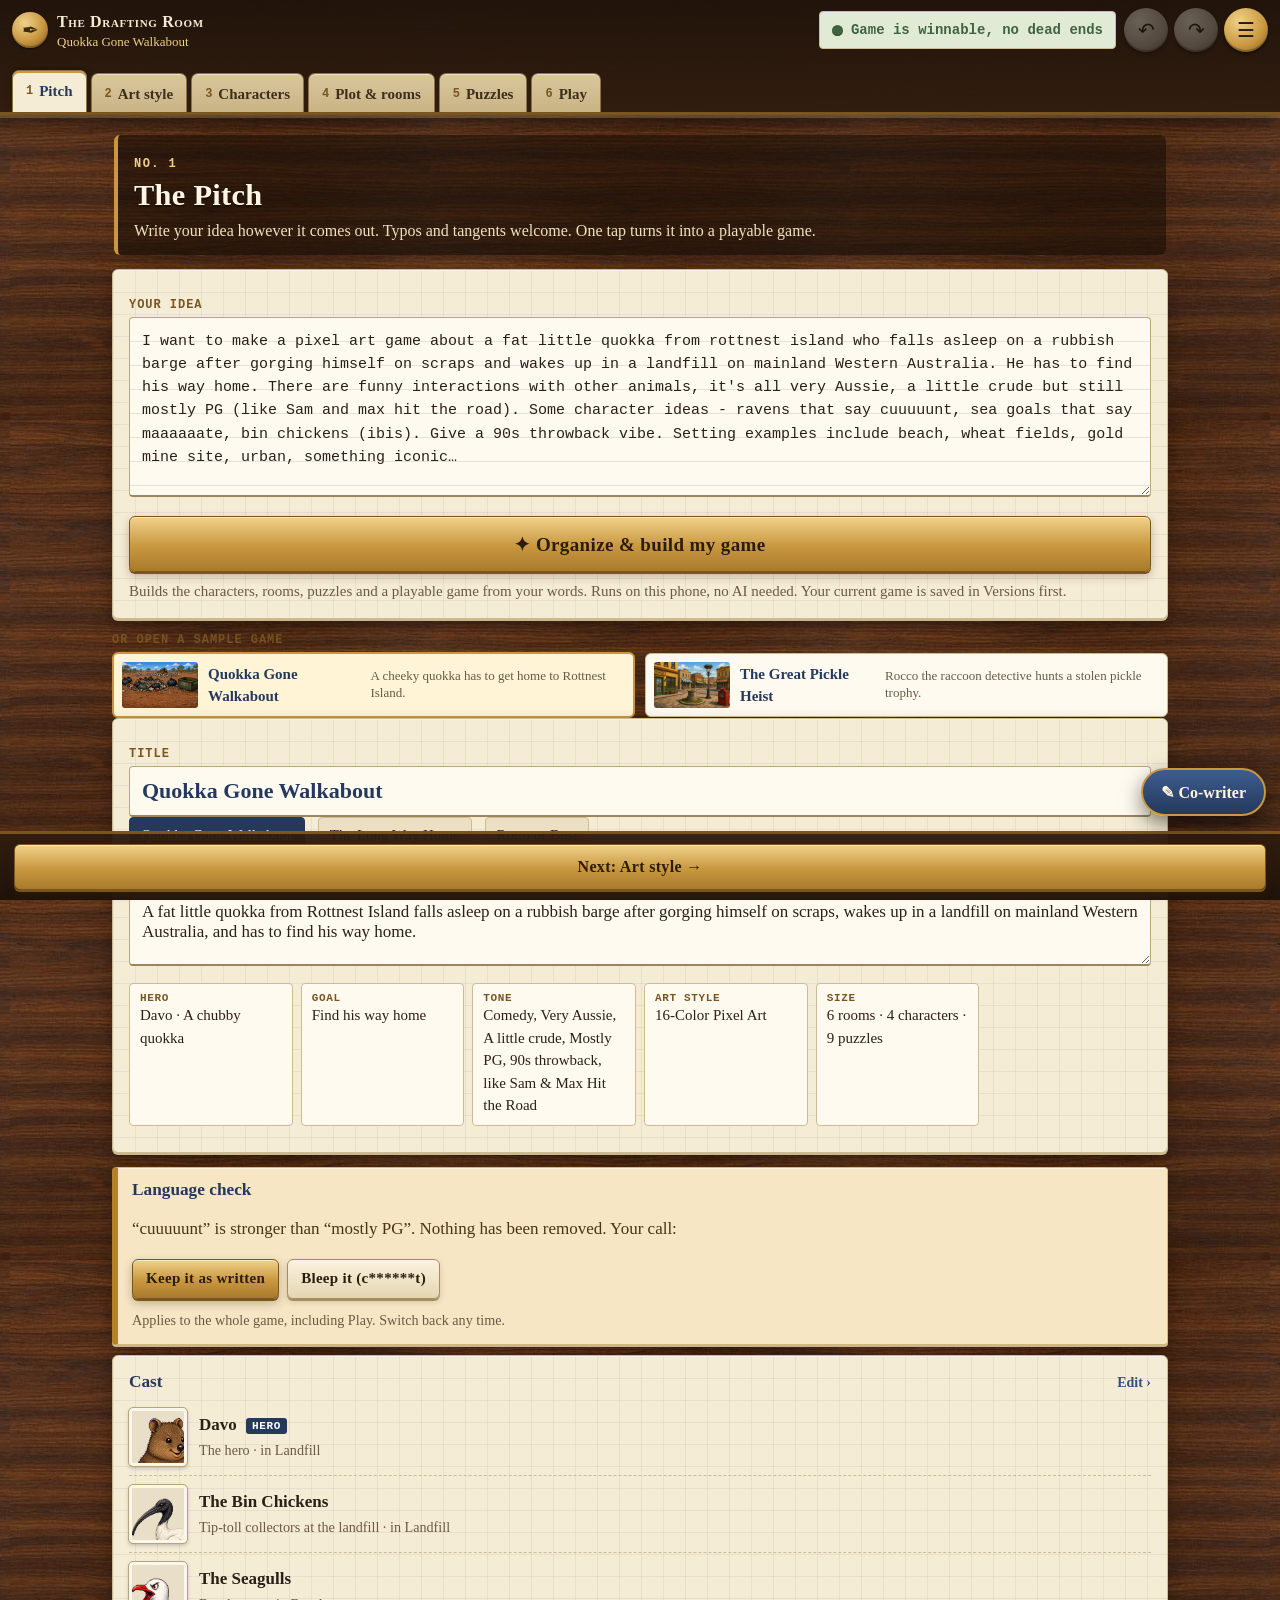
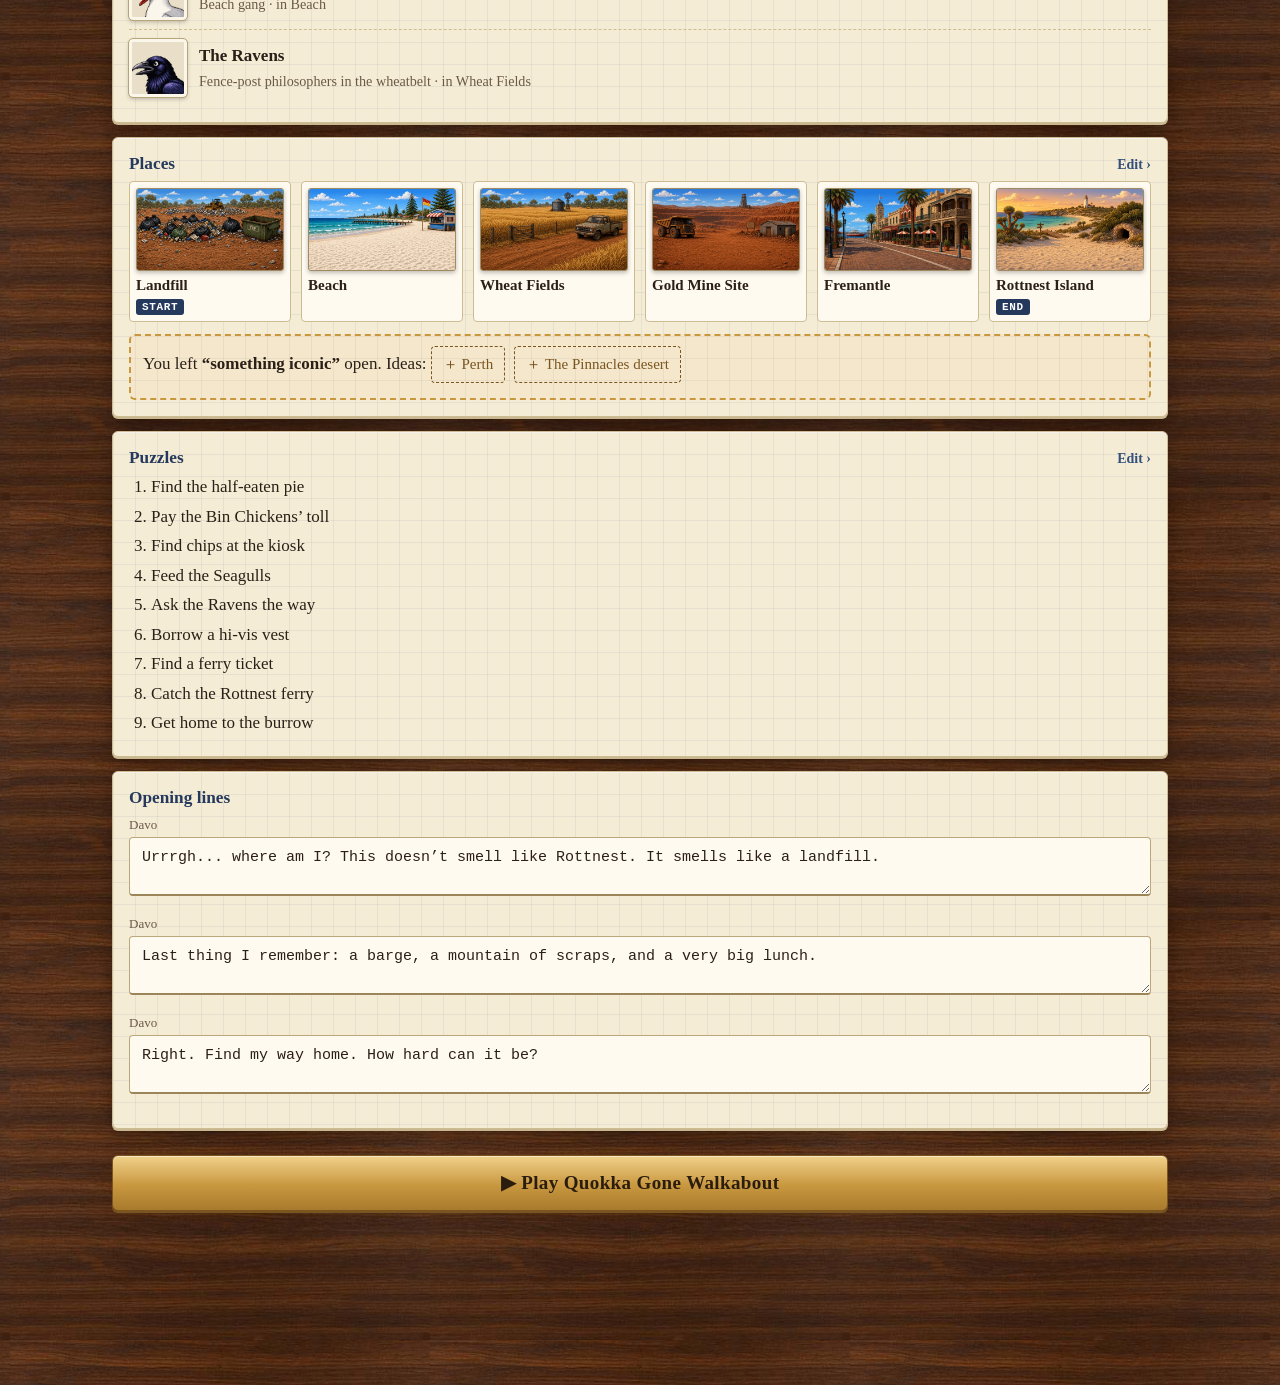
<file: studio/index.html>
<!doctype html>
<html lang="en">
<head>
<meta charset="utf-8">
<meta name="viewport" content="width=device-width, initial-scale=1, viewport-fit=cover">
<meta name="apple-mobile-web-app-capable" content="yes">
<meta name="theme-color" content="#3a2414">
<meta name="format-detection" content="telephone=no">
<title>The Drafting Room · Adventure Game Studio</title>
<link rel="icon" href="data:,">
<link rel="stylesheet" href="studio.css">
</head>
<body>
<header class="topbar">
  <div class="brand"><span class="logo" aria-hidden="true">✒</span><div><b>The Drafting Room</b><small id="proj-title"></small></div></div>
  <button id="pill" class="pill checking" type="button" aria-live="polite"><span class="dot"></span><span id="pill-text">Checking…</span></button>
  <div class="tools">
    <button id="btn-undo" class="icon" type="button" title="Undo" aria-label="Undo">↶</button>
    <button id="btn-redo" class="icon" type="button" title="Redo" aria-label="Redo">↷</button>
    <button id="btn-menu" class="icon" type="button" title="Versions, samples & settings" aria-label="Versions, samples and settings">☰</button>
  </div>
  <nav id="steps" class="steps" aria-label="Steps"></nav>
</header>
<main id="view" tabindex="-1"><div class="card paper loading">Unrolling the plans…</div></main>
<footer id="wizard-nav" class="wizard-nav"></footer>
<button id="fab" class="fab" type="button">✎ <span>Co-writer</span></button>

<div id="scrim" class="scrim" hidden></div>
<section id="sheet" class="sheet" hidden role="dialog" aria-modal="true"><div class="grab"></div><div id="sheet-body"></div></section>
<aside id="cowriter" class="sheet cowriter" hidden role="dialog" aria-label="Co-writer"><div class="grab"></div><div id="cw-body"></div></aside>
<div id="toast" class="toast" hidden></div>
<script>
  // never a blank page: show script errors on screen (phones have no console)
  window.addEventListener('error', function (e) {
    if (window.STUDIO_READY) return;
    var v = document.getElementById('view');
    if (v) v.innerHTML = '<div class="card breakbox"><b>The Studio hit a snag while loading.</b><p>' + String(e.message || e).replace(/</g, '&lt;') + '</p><p><a href="?reset=1">Start fresh</a></p></div>';
  });
</script>
<script>window.STUDIO_ROOT = '';</script>
<script src="js/paths.js"></script>
<script src="js/jsonpatch.js"></script>
<script src="engine/core.js"></script>
<script src="js/validate.js"></script>
<script src="js/edits.js"></script>
<script src="js/cowriter.js"></script>
<script src="js/organizer.js"></script>
<script src="js/newgame.js"></script>
<script src="js/seed.js"></script>
<script src="js/app.js"></script>
</body>
</html>
</file>
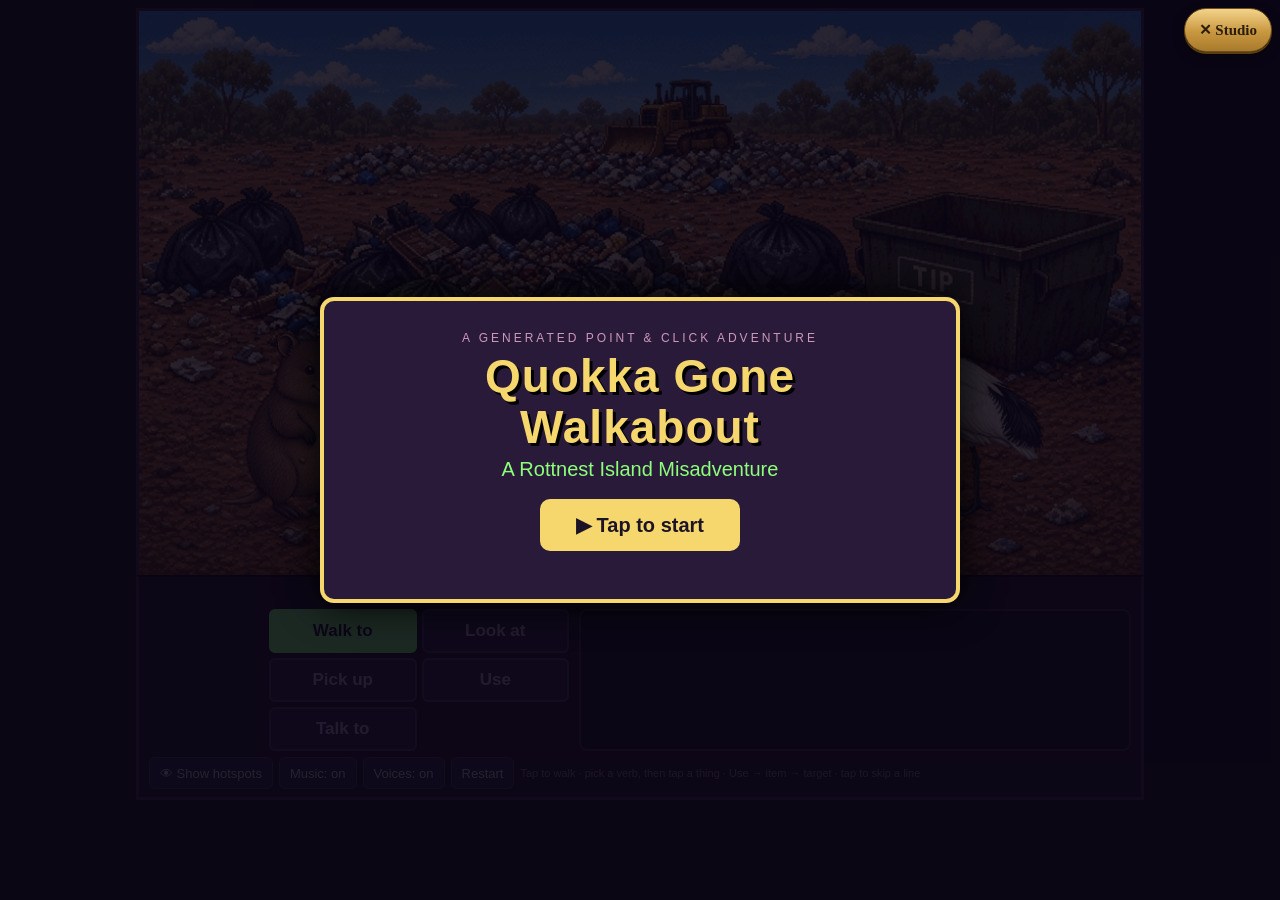
<file: studio/play.html>
<!doctype html>
<html lang="en">
<head>
<meta charset="utf-8">
<meta name="viewport" content="width=device-width, initial-scale=1, viewport-fit=cover">
<meta name="apple-mobile-web-app-capable" content="yes">
<meta name="mobile-web-app-capable" content="yes">
<meta name="apple-mobile-web-app-status-bar-style" content="black-translucent">
<meta name="theme-color" content="#120d18">
<meta name="format-detection" content="telephone=no">
<title>Play · PNC Studio</title>
<link rel="icon" href="data:,">
<link rel="stylesheet" href="engine/style.css">
<style>
#pt-back{position:fixed;z-index:40;top:max(8px,env(safe-area-inset-top));right:max(8px,env(safe-area-inset-right));display:inline-flex;align-items:center;gap:6px;
  padding:9px 14px;min-height:44px;border-radius:999px;font:700 15px Georgia,'Times New Roman',serif;color:#2b1d0e;text-decoration:none;
  background:linear-gradient(180deg,#f3d48a,#c8973f 55%,#a87a2c);border:1px solid #6e4e1c;box-shadow:0 2px 0 #5a3d12,0 4px 12px rgba(0,0,0,.45)}
#pt-err{position:fixed;inset:0;z-index:50;display:none;align-items:center;justify-content:center;padding:20px;background:#1b130c;color:#f3ead6;font:16px/1.5 Georgia,serif;text-align:center}
#pt-err .box{max-width:520px;background:#f3ead6;color:#2b1d0e;border-radius:10px;padding:22px;border:1px solid #c8973f;box-shadow:0 10px 40px rgba(0,0,0,.6)}
#pt-err h2{margin:0 0 8px;font-size:22px}#pt-err pre{white-space:pre-wrap;text-align:left;font:12px/1.4 ui-monospace,Menlo,monospace;background:#e6dcc4;padding:8px;border-radius:6px;max-height:30vh;overflow:auto}
#pt-err a,#pt-err button{display:inline-block;margin:6px;padding:10px 16px;border-radius:999px;border:1px solid #6e4e1c;background:#c8973f;color:#2b1d0e;font:700 15px Georgia,serif;text-decoration:none}
</style>
</head>
<body>
<div id="app">
  <div id="stage">
    <canvas id="screen" width="1024" height="576"></canvas>
  </div>
  <div id="hud">
    <div id="caption"><img id="cap-portrait" alt=""><div><b id="cap-name"></b> <span id="cap-text"></span></div></div>
    <div id="sentence">Walk to</div>
    <div id="panel">
      <div id="speaker"><img id="portrait" alt=""><div id="pname"></div></div>
      <div id="verbs"></div>
      <div id="inventory"></div>
      <div id="choices"></div>
    </div>
    <div id="toolbar">
      <button id="btn-hints" type="button">👁 Show hotspots</button>
      <button id="btn-music" type="button">Music: on</button>
      <button id="btn-voice" type="button">Voices: on</button>
      <button id="btn-restart" type="button">Restart</button>
      <span id="rotate-hint">↻ Rotate your phone for a bigger view</span>
      <span class="hint" id="help-text">Tap to walk · pick a verb, then tap a thing · Use → item → target · tap to skip a line</span>
    </div>
  </div>
</div>
<div id="title" class="overlay">
  <div class="title-card">
    <div class="small">a generated point &amp; click adventure</div>
    <h1 id="title-name">The Great Pickle Heist</h1>
    <h2 id="title-sub"></h2>
    <button id="start-btn" type="button" disabled>Loading…</button>
    <p id="boot-msg">If this never changes to a Start button, this viewer can't run games
      (for example an in-app file preview). Open the game's web link in Safari or Chrome instead.</p>
    <noscript><p class="warn">JavaScript is off in this viewer, so the game can't run here. Open the game's web link in Safari or Chrome.</p></noscript>
    <p id="boot-error" class="warn"></p>
  </div>
</div>
<div id="win" class="overlay" style="display:none">
  <div class="title-card">
    <h1 id="win-title">CASE CLOSED</h1>
    <p id="win-text"></p>
    <button id="again-btn" type="button">Play again</button>
  </div>
</div>
<a id="pt-back" href="index.html" aria-label="Back to the Studio">✕ Studio</a>
<div id="pt-err" role="alert"><div class="box"><h2 id="pt-err-h">The game couldn’t start</h2><p id="pt-err-p"></p><pre id="pt-err-d" hidden></pre>
<button type="button" onclick="location.reload()">Try again</button><a href="index.html">Back to the Studio</a></div></div>
<script>window.STUDIO_ROOT = "";</script>
<script src="js/paths.js"></script>
<script>
// Player bootstrap: load the Studio's game, never leave a black screen.
(function () {
  var started = Date.now();
  function show(h, p, d) {
    var box = document.getElementById('pt-err'); if (!box) return;
    document.getElementById('pt-err-h').textContent = h; document.getElementById('pt-err-p').textContent = p;
    var pre = document.getElementById('pt-err-d'); if (d) { pre.hidden = false; pre.textContent = d; }
    box.style.display = 'flex';
  }
  window.PNC_PLAY = { show: show, errors: [] };
  window.addEventListener('error', function (e) {
    var m = (e.message || 'Script error') + (e.filename ? ' (' + String(e.filename).split('/').pop() + ':' + e.lineno + ')' : '');
    window.PNC_PLAY.errors.push(m);
    if (!(window.PNC_DEBUG && window.PNC_DEBUG.ready)) show('The game couldn’t start', 'Something went wrong while loading. Tap Try again, or go back to the Studio.', m);
  });
  window.addEventListener('unhandledrejection', function (e) { window.PNC_PLAY.errors.push(String(e.reason && e.reason.message || e.reason)); });
  var raw = null, from = '';
  try { raw = sessionStorage.getItem('pnc.studio.play'); from = 'session'; } catch (e) {}
  if (!raw) { try { raw = localStorage.getItem('pnc.studio.published'); from = 'local'; } catch (e) {} }
  if (!raw) { show('Nothing to play yet', 'Open the Studio first. It saves your game on this device, then Play opens it here.'); window.PNC_EMBEDDED_GAME = { __missing: true }; return; }
  try {
    var project = JSON.parse(raw), g = project.game;
    if (!g || !g.rooms || !g.meta) throw new Error('The saved game is incomplete.');
    g.__assets = PNCPaths.assetMap(g, project);
    window.PNC_EMBEDDED_GAME = g; window.PNC_PLAY.from = from; window.PNC_PLAY.title = g.meta.title;
    document.title = g.meta.title + ' · Play';
  } catch (e) {
    show('The saved game couldn’t be read', 'Go back to the Studio and tap Play again.', String(e.message || e)); window.PNC_EMBEDDED_GAME = { __missing: true };
  }
  // watchdog: if the engine has not drawn its Start screen after 12 s, say so (instead of a blank screen)
  setTimeout(function () {
    if (window.PNC_DEBUG && window.PNC_DEBUG.ready) return;
    var errs = (window.PNC_DEBUG && window.PNC_DEBUG.errors || []).concat(window.PNC_PLAY.errors);
    show('Still loading…', 'The game is taking unusually long to start. Check your connection, then tap Try again.', errs.join('\n'));
  }, 12000);
})();
</script>
<script>
  // Tiny boot guard: report any script error on screen (there is no dev console on a phone).
  window.addEventListener('error', function (e) {
    var el = document.getElementById('boot-error');
    if (el) el.textContent = 'Error: ' + (e.message || e) + (e.lineno ? ' (line ' + e.lineno + ')' : '');
  });
  document.getElementById('boot-msg').style.display = 'none';
</script>
<script src="engine/core.js"></script>
<script src="engine/nav.js"></script>
<script src="engine/audio.js"></script>
<script src="engine/engine.js"></script>
</body>
</html>
</file>
<file: studio/studio.css>
/* The Drafting Room: a warm architect's studio. Wood desk, cream drafting paper with a faint blueprint grid,
 * brass fittings, inked serif headings, typewriter notes. Muted green / ochre / navy. Built for iPhone Safari first. */
:root{
  --wood:#3b2516;--wood2:#2a190e;--paper:#f5ecd6;--paper2:#ebe0c4;--paper3:#e2d4b2;--rule:#cdbb93;--ink:#2a2017;--mute:#6a5a45;
  --navy:#24395c;--navy2:#33507d;--green:#3f6340;--green-l:#e1ead5;--ochre:#b5822c;--brass:#c8973f;--brass-l:#f0d18a;--brass-d:#7a5520;
  --red:#9c3a2b;--red-l:#f6dcd3;--amber:#a56a12;--amber-l:#f6e6c4;
  --serif:"Iowan Old Style","Palatino Linotype",Palatino,"Book Antiqua",Georgia,serif;
  --type:"American Typewriter","Courier Prime","Courier New",Courier,monospace;
  --hand:"Bradley Hand","Noteworthy","Segoe Print","Comic Neue",cursive;
  --ui:-apple-system,system-ui,"Segoe UI",Roboto,sans-serif;
  --r:6px;--safe-b:env(safe-area-inset-bottom,0px)}
*{box-sizing:border-box;-webkit-tap-highlight-color:transparent}
html{background:var(--wood2)}
body{margin:0;color:var(--ink);font:17px/1.5 var(--serif);-webkit-text-size-adjust:100%;min-height:100vh;
  background:#3b2516 url(assets/ui/wood.jpg) center top/420px auto repeat}
body:before{content:"";position:fixed;inset:0;pointer-events:none;z-index:-1;background:radial-gradient(ellipse at 50% 20%,rgba(255,214,150,.12),rgba(0,0,0,.35) 75%)}
button,input,textarea,select{font:inherit;color:inherit}
button{cursor:pointer;border:0;background:none}
h1,h2,h3{font-family:var(--serif);line-height:1.15;margin:0 0 .4em;color:var(--navy);font-weight:700}
h1{font-size:1.75rem;letter-spacing:.01em}h2{font-size:1.3rem}h3{font-size:1.08rem;display:flex;align-items:baseline;gap:8px}
small,.mute{color:var(--mute)}
a{color:var(--navy2)}
/* ---- top bar: dark wood rail with a brass edge */
.topbar{position:sticky;top:0;z-index:30;display:flex;flex-wrap:wrap;align-items:center;gap:8px;padding:calc(8px + env(safe-area-inset-top,0px)) 12px 0;
  background:linear-gradient(180deg,rgba(32,19,10,.97),rgba(48,29,16,.97));border-bottom:3px solid var(--brass-d);box-shadow:0 3px 0 rgba(240,209,138,.25),0 6px 18px rgba(0,0,0,.45)}
.brand{display:flex;align-items:center;gap:9px;min-width:0;flex:0 1 auto;color:var(--paper)}
.brand .logo{width:36px;height:36px;border-radius:50%;display:grid;place-items:center;font-size:20px;color:#3a2a10;
  background:radial-gradient(circle at 35% 30%,var(--brass-l),var(--brass) 55%,var(--brass-d));box-shadow:inset 0 -2px 0 rgba(0,0,0,.25),0 1px 2px rgba(0,0,0,.5)}
.brand b{display:block;font-size:16px;letter-spacing:.04em;font-variant:small-caps}
.brand small{display:block;font:13px var(--hand);color:var(--brass-l);white-space:nowrap;overflow:hidden;text-overflow:ellipsis;max-width:150px}
.tools{display:flex;gap:6px;margin-left:auto}
.icon{width:44px;height:44px;border-radius:50%;font-size:20px;display:grid;place-items:center;color:#2b1d0e;
  background:radial-gradient(circle at 35% 30%,var(--brass-l),var(--brass) 60%,var(--brass-d));box-shadow:inset 0 -2px 0 rgba(0,0,0,.25),0 2px 3px rgba(0,0,0,.5)}
.icon:disabled{filter:grayscale(.8) brightness(.7);opacity:.6}
/* status pill: a small paper tag */
.pill{order:3;flex-basis:100%;justify-content:center;display:flex;align-items:center;gap:8px;padding:6px 12px;border-radius:4px;font:600 14px/1.2 var(--type);min-height:38px;text-align:left;
  background:var(--paper);color:var(--ink);border:1px solid var(--rule)}
.pill .dot{width:11px;height:11px;border-radius:50%;flex:none;background:currentColor;box-shadow:inset 0 -1px 0 rgba(0,0,0,.3)}
.pill.ok{color:var(--green);background:var(--green-l)}
.pill.warn{color:var(--amber);background:var(--amber-l)}
.pill.broken{color:#fff;background:var(--red);border-color:#6d2219}
.pill.checking{color:var(--mute)}
.pill.checking .dot{animation:pulse 1s infinite}
@keyframes pulse{50%{opacity:.25}}
/* step tabs: index-card / drawer labels sitting on the rail */
.steps{order:4;flex-basis:calc(100% + 24px);margin:6px -12px 0;display:flex;gap:4px;overflow-x:auto;padding:4px 12px 0;scrollbar-width:none;-webkit-overflow-scrolling:touch}
.steps::-webkit-scrollbar{display:none}
.step{flex:none;display:flex;align-items:center;gap:6px;padding:8px 13px 9px;min-height:42px;border-radius:7px 7px 0 0;white-space:nowrap;
  background:linear-gradient(180deg,#d9c79c,#c7b283);color:#3c2e1b;font:600 15px var(--serif);border:1px solid #8b7348;border-bottom:0;box-shadow:inset 0 1px 0 rgba(255,255,255,.45);transform:translateY(3px)}
.step .n{font:700 12px var(--type);color:var(--brass-d)}
.step.on{background:var(--paper);color:var(--navy);transform:none;box-shadow:inset 0 2px 0 var(--brass),0 -2px 6px rgba(0,0,0,.25)}
.step.done .n:after{content:" \2713";color:var(--green)}
main{padding:16px 12px 160px;max-width:1080px;margin:0 auto;outline:none}
/* ---- paper */
.card,.dcard{position:relative;background-color:var(--paper);border-radius:var(--r);padding:16px;margin:0 0 14px;border:1px solid var(--rule);
  box-shadow:0 1px 0 rgba(255,255,255,.6) inset,0 2px 0 #c9b88f,0 8px 18px rgba(20,10,0,.35)}
.paper,.dcard,.sheet{background-image:linear-gradient(rgba(36,57,92,.065) 1px,transparent 1px),linear-gradient(90deg,rgba(36,57,92,.065) 1px,transparent 1px);background-size:22px 22px}
.sheet-head{margin:4px 2px 14px;padding:14px 16px 12px;color:var(--paper);background:rgba(20,12,5,.55);border-radius:6px;border-left:4px solid var(--brass)}
.sheet-head .no{display:inline-block;font:700 12px var(--type);letter-spacing:.12em;text-transform:uppercase;color:var(--brass-l)}
.sheet-head h1{color:#fff7e4;font-size:1.9rem;margin:.1em 0 .2em;text-shadow:0 2px 0 rgba(0,0,0,.35)}
.sheet-head .lead{color:#efe2c4;margin:0;font-size:16px}
.lead{color:var(--mute);margin:-.2em 0 1em}
.hint{font:15px/1.4 var(--hand);color:var(--mute);margin:.6em 0 0}
.grid{display:grid;gap:14px}
@media(min-width:720px){.grid.two{grid-template-columns:1fr 1fr}.grid.three{grid-template-columns:repeat(3,1fr)}}
label.f,small.f,span.f{display:block;font:700 12px var(--type);text-transform:uppercase;letter-spacing:.08em;color:var(--brass-d);margin:12px 0 5px}
input[type=text],input[type=password],textarea,select{width:100%;background:#fffaf0;border:1px solid #bba77c;border-bottom:2px solid #9c8659;border-radius:4px;padding:11px 12px;font:17px var(--serif);color:var(--ink);outline:none}
textarea{resize:vertical;min-height:76px}
textarea.typed,.pitch textarea{font:15px/1.55 var(--type);min-height:180px;background:#fffaf0 repeating-linear-gradient(transparent 0 23px,rgba(36,57,92,.12) 23px 24px);background-attachment:local;padding-top:12px}
input:focus,textarea:focus,select:focus{border-color:var(--navy2);box-shadow:0 0 0 3px rgba(51,80,125,.2)}
::placeholder{color:#9a8a70;font-style:italic}
/* ---- buttons: brass plates and ink stamps */
.btn{display:inline-flex;align-items:center;justify-content:center;gap:6px;min-height:46px;padding:10px 18px;border-radius:6px;font:700 16px var(--serif);letter-spacing:.02em;
  color:#2b1d0e;background:linear-gradient(180deg,#fbf3df,#e5d6b2);border:1px solid #a58d5d;box-shadow:0 2px 0 #a58d5d,0 3px 6px rgba(0,0,0,.15);text-decoration:none}
.btn:active{transform:translateY(2px);box-shadow:0 0 0 #a58d5d}
.btn.primary{color:#2b1d0e;background:linear-gradient(180deg,var(--brass-l),var(--brass) 55%,#a87a2c);border-color:var(--brass-d);box-shadow:0 2px 0 var(--brass-d),0 4px 10px rgba(70,40,0,.3),inset 0 1px 0 rgba(255,255,255,.5)}
.btn.big{font-size:19px;min-height:56px;padding:12px 24px;width:100%;margin-top:12px}
.btn.danger{color:var(--red);background:transparent;border:2px solid var(--red);box-shadow:none;font-family:var(--type);text-transform:uppercase;letter-spacing:.08em;font-size:13px;transform:rotate(-1deg)}
.btn.ghost{background:transparent;box-shadow:none}
.btn.sm{min-height:40px;padding:6px 13px;font-size:15px}
.btn.danger.sm{font-size:12px}
.btn:disabled{opacity:.45}
.row{display:flex;gap:8px;align-items:center;flex-wrap:wrap}
.row.end{justify-content:flex-end;margin-top:10px}
.chip{display:inline-flex;align-items:center;gap:5px;padding:6px 11px;border-radius:4px;background:var(--paper2);border:1px solid var(--rule);font-size:15px;margin:0 5px 5px 0;min-height:36px}
button.chip{color:var(--ink);cursor:pointer}
.chip.on{background:var(--navy);color:#fff;border-color:var(--navy)}
.chip.add{border-style:dashed;border-color:var(--brass-d);color:var(--brass-d);background:transparent}
.chip.person{background:#fffaf0}
.tag{display:inline-block;font:700 11px var(--type);letter-spacing:.06em;background:var(--navy);color:#fff;border-radius:3px;padding:2px 6px;margin-left:5px;vertical-align:middle}
.note{background:var(--amber-l);border:1px dashed var(--ochre);color:#4a3412;border-radius:4px;padding:10px 12px;font:15px/1.45 var(--type);margin:10px 0}
.breakbox{border:1px solid #c98c7f;border-left:6px solid var(--red);background:var(--red-l);color:#4a1a12;border-radius:4px;padding:12px 14px;margin:10px 0}
.okbox{border:1px solid #a9bf9a;border-left:6px solid var(--green);background:var(--green-l);color:#21361f;border-radius:4px;padding:12px 14px;margin:10px 0}
.warnbox{border:1px solid #d6b97a;border-left:6px solid var(--ochre);background:var(--amber-l);color:#4a3412;border-radius:4px;padding:12px 14px;margin:10px 0}
.card.breakbox,.card.warnbox{background-image:none}
details{margin-top:8px}
summary{cursor:pointer;font-weight:700;padding:8px 0;color:var(--navy2)}
.more{margin-left:auto;font:600 14px var(--serif);color:var(--navy2);text-decoration:none}
h2.sec{margin:22px 2px 10px;color:#fff3dc;text-shadow:0 1px 2px rgba(0,0,0,.6)}
/* ---- art: framed like a print pinned to the board */
.art{position:relative;display:block;flex:none;overflow:hidden;background:#e9dfc8;border:1px solid #9f8a62;box-shadow:0 2px 4px rgba(0,0,0,.25)}
.art img{display:block;width:100%;height:100%;object-fit:cover}
.art.bg{border-radius:3px;aspect-ratio:16/9;border:6px solid #fbf6ea;outline:1px solid #b8a47a}
.art.portrait{width:96px;height:96px;border-radius:4px;border:4px solid #fbf6ea;outline:1px solid #b8a47a}
.art.portrait img{object-position:center top}
.art.portrait.sm{width:58px;height:58px;border-width:3px}
.art.portrait.xs{width:46px;height:46px;border-width:2px}
.art.thumb{width:100%;aspect-ratio:16/9;border-radius:3px}
.art.sketch{background:#f4efe2}
.art.sketch img{filter:sepia(.25) contrast(.95)}
.art .drafting{position:absolute;left:6px;bottom:6px;font:italic 700 12px var(--hand);background:rgba(255,250,236,.92);color:var(--navy);border:1px solid var(--navy2);border-radius:3px;padding:1px 6px;transform:rotate(-2deg)}
.art.portrait .drafting,.art.thumb .drafting{font-size:10px;left:2px;bottom:2px;padding:0 4px}
.sketch-note{font:14px var(--hand)}
/* ---- pitch */
.samples{margin-top:14px}
.samples .row{gap:10px}
.sample{flex:1 1 240px;display:flex;gap:10px;align-items:center;text-align:left;padding:8px;border:1px solid var(--rule);border-radius:6px;background:#fffaf0;min-height:64px}
.sample img{width:76px;height:46px;object-fit:cover;border-radius:3px;flex:none}
.sample b{display:block;font-size:15px;color:var(--navy)}.sample small{display:block;font-size:13px;line-height:1.3}
.sample.on{border:2px solid var(--brass);background:#fff4d6}
.summary h2{font-size:1.5rem}
.title-input{font:700 22px var(--serif)!important;color:var(--navy)!important}
.facts{display:grid;grid-template-columns:repeat(auto-fill,minmax(150px,1fr));gap:8px;margin:10px 0}
.fact{background:#fffaf0;border:1px solid var(--rule);border-radius:4px;padding:8px 10px;font-size:15px}
.fact b{display:block;font:700 11px var(--type);letter-spacing:.06em;text-transform:uppercase;color:var(--brass-d)}
.decisions{width:100%;border-collapse:collapse;font-size:15px}
.decisions td{padding:8px 6px;border-top:1px dashed var(--rule);vertical-align:top}
.decisions td:first-child{color:var(--mute);font:italic 15px var(--hand);width:42%}
.organizing{display:flex;align-items:center;gap:10px;color:var(--mute)}
.olist{list-style:none;margin:0;padding:0}
.olist li{display:flex;gap:12px;align-items:center;padding:9px 0;border-top:1px dashed var(--rule);cursor:pointer}
.olist li:first-child{border-top:0}
.places{display:grid;grid-template-columns:repeat(auto-fill,minmax(140px,1fr));gap:10px}
.place{display:flex;flex-direction:column;gap:5px;text-align:left;padding:6px;background:#fffaf0;border:1px solid var(--rule);border-radius:4px;font-size:15px}
.place b{line-height:1.2}
.place .tag{align-self:flex-start;margin:0}
.open-slot{margin-top:12px;padding:10px 12px;border:2px dashed var(--brass);border-radius:6px;background:rgba(240,209,138,.15)}
.pzl{margin:0;padding-left:22px}.pzl li{margin:4px 0}
.seg{display:flex;gap:8px;flex-wrap:wrap;margin:8px 0}
.banner{font-size:15px}
.banner a,#org-settings{color:var(--navy2);font-weight:700}
#org-error[hidden]{display:none}
.play-cta{margin-bottom:14px}
.line{margin:0 0 10px}.line small{display:block;font-size:13px;margin-bottom:3px}
.line textarea{min-height:48px;font-family:var(--type);font-size:15px}
/* ---- styles */
.styles{display:grid;grid-template-columns:1fr;gap:14px}
@media(min-width:560px){.styles{grid-template-columns:1fr 1fr}}
@media(min-width:960px){.styles{grid-template-columns:repeat(3,1fr)}}
.style{position:relative;text-align:left;background:#fffaf0;border-radius:4px;overflow:hidden;border:1px solid var(--rule);padding:8px 8px 0;box-shadow:0 6px 14px rgba(0,0,0,.3);color:var(--ink)}
.style img{display:block;width:100%;aspect-ratio:16/9;object-fit:cover;background:#000}
.style .meta{padding:9px 4px 11px}.style .meta b{font-size:17px;color:var(--navy)}.style .meta small{display:block}
.style.on{outline:4px solid var(--brass);outline-offset:-2px}
.style .tick{position:absolute;top:14px;right:14px;background:var(--brass);color:#2b1d0e;border:1px solid var(--brass-d);border-radius:3px;padding:3px 10px;font:700 13px var(--type);display:none;transform:rotate(3deg)}
.style.on .tick{display:block}
.guide dl{margin:0;display:grid;grid-template-columns:1fr;gap:6px}
.guide dt{font:700 12px var(--type);text-transform:uppercase;color:var(--brass-d)}.guide dd{margin:0 0 6px}
.lock{display:inline-block;background:var(--navy);color:#fff;border-radius:3px;padding:1px 8px;font:700 12px var(--type)}
/* ---- characters */
.chars{display:grid;gap:14px}
@media(min-width:760px){.chars{grid-template-columns:1fr 1fr}}
.char .head{display:flex;gap:14px;align-items:flex-start}
.char .head .nm{flex:1;min-width:0}
.char .nm input{font-size:21px;font-weight:700;padding:7px 10px;color:var(--navy)}
.card.add{border:2px dashed var(--brass-d);background-color:#f9f1dc}
/* ---- plot */
.timeline{position:relative;padding-left:30px}
.timeline:before{content:"";position:absolute;left:12px;top:10px;bottom:10px;width:0;border-left:3px dotted rgba(255,240,210,.7)}
.beat{position:relative}
.beat:before{content:attr(data-n);position:absolute;left:-31px;top:16px;width:26px;height:26px;border-radius:50%;color:#2b1d0e;font:700 13px var(--type);display:grid;place-items:center;
  background:radial-gradient(circle at 35% 30%,var(--brass-l),var(--brass) 60%,var(--brass-d));box-shadow:0 1px 3px rgba(0,0,0,.5)}
.beat input{font-weight:700}
.beat .row{margin-top:6px}
.room{display:grid;grid-template-columns:1fr;gap:12px}
@media(min-width:620px){.room{grid-template-columns:240px 1fr}}
.who{margin-top:8px}
/* ---- puzzles: a blueprint sheet */
.chart-wrap{overflow:auto;border-radius:4px;padding:10px;-webkit-overflow-scrolling:touch;border:6px solid #fbf6ea;outline:1px solid #b8a47a;box-shadow:0 8px 18px rgba(0,0,0,.35)}
.chart-wrap.blueprint{background-color:#23395b;background-image:linear-gradient(rgba(255,255,255,.08) 1px,transparent 1px),linear-gradient(90deg,rgba(255,255,255,.08) 1px,transparent 1px);background-size:20px 20px}
svg.chart{display:block;margin:0 auto}
svg.chart .node rect{fill:#f5ecd6;stroke:#e9d9a8;stroke-width:2.5}
svg.chart .node.blocked rect{stroke:#ff8e7a;fill:#f6dcd3;stroke-dasharray:6 4}
svg.chart .node.goal rect{stroke:var(--brass-l);stroke-width:4}
svg.chart .node text{fill:#1f2b40;font:700 13px var(--serif)}
svg.chart .node .st{font-size:15px}
svg.chart .node{cursor:pointer}
svg.chart .node:active rect{fill:#fff}
svg.chart path.edge{fill:none;stroke:#cfe0ff;stroke-width:2}
svg.chart path.edge.blocked{stroke:#ff8e7a;stroke-dasharray:5 4}
svg.chart marker path,svg.chart defs path{fill:#cfe0ff}
.legend{display:flex;gap:14px;flex-wrap:wrap;font:14px var(--type);color:#f3e6c9;margin:10px 2px}
.legend i{display:inline-block;width:13px;height:13px;border-radius:2px;margin-right:5px;vertical-align:-1px;background:#f5ecd6;border:2px solid #e9d9a8}
.legend i.b{border-color:#ff8e7a;border-style:dashed}.legend i.g{border-color:var(--brass-l)}
.items{display:grid;gap:8px}
@media(min-width:620px){.items{grid-template-columns:1fr 1fr}}
.item{display:flex;gap:10px;align-items:center;background:var(--paper);border:1px solid var(--rule);border-radius:4px;padding:8px}
.item .ic{font-size:26px;width:40px;text-align:center}.item .ic img{width:40px;height:40px;object-fit:contain}
.item input{flex:1;min-width:0}
.checks label{display:flex;align-items:center;gap:10px;padding:9px 4px;border-bottom:1px dashed var(--rule)}
.checks input{width:22px;height:22px;accent-color:var(--navy)}
.trig{background:#fffaf0;border:1px solid var(--rule);border-radius:4px;padding:10px;margin:6px 0}
/* ---- play */
.play-hero{text-align:center;padding:16px}
.screen{position:relative;max-width:720px;margin:0 auto 10px}
.screen .art.bg{border:10px solid #2b1d0e;outline:2px solid var(--brass);border-radius:6px}
.screen-title{position:absolute;left:50%;top:50%;transform:translate(-50%,-50%);background:rgba(24,16,8,.82);color:#fff6dd;padding:8px 14px;width:max-content;border:2px solid var(--brass);border-radius:4px;max-width:86%}
.screen-title b{display:block;font-size:clamp(15px,4.6vw,24px);line-height:1.15}.screen-title small{color:var(--brass-l);font:clamp(11px,3vw,14px) var(--type)}
.steps-list{font:15px/1.5 var(--type);color:var(--mute);padding-left:20px}
/* ---- sheets (drawers that slide out) */
.scrim{position:fixed;inset:0;z-index:40;background:rgba(20,10,2,.6)}
.sheet{position:fixed;left:0;right:0;bottom:0;z-index:50;max-height:88vh;overflow:auto;background-color:var(--paper);border-radius:10px 10px 0 0;padding:6px 16px calc(18px + var(--safe-b));
  box-shadow:0 -10px 40px rgba(0,0,0,.5);-webkit-overflow-scrolling:touch;border-top:6px solid var(--brass-d)}
.sheet[hidden],.scrim[hidden]{display:none}
.sheet .card{box-shadow:0 2px 6px rgba(0,0,0,.12)}
.grab{width:54px;height:6px;border-radius:3px;background:var(--brass);margin:6px auto 12px}
@media(min-width:900px){.sheet{left:50%;right:auto;width:660px;transform:translateX(-50%);bottom:auto;top:8vh;border-radius:8px;max-height:84vh}
  .sheet.cowriter{left:auto;right:16px;transform:none;top:72px;bottom:16px;width:420px;max-height:none}}
.sheet .x{float:right;font-size:22px;width:44px;height:44px;border-radius:50%;background:var(--paper2);border:1px solid var(--rule)}
.hist{list-style:none;padding:0;margin:0;font-size:15px}
.hist li{display:flex;gap:8px;align-items:center;padding:8px 6px;border-bottom:1px dashed var(--rule)}
.hist li.cur{background:var(--amber-l);border-radius:4px}
.hist li .lbl{flex:1}
/* ---- co-writer */
.fab{position:fixed;right:14px;bottom:calc(84px + var(--safe-b));z-index:26;color:#fff6dd;font:700 16px var(--serif);border-radius:999px;padding:12px 18px;min-height:48px;
  background:linear-gradient(180deg,#3e5d8f,var(--navy));border:2px solid var(--brass);box-shadow:0 8px 20px rgba(0,0,0,.5)}
.cw-log{display:flex;flex-direction:column;gap:8px;margin:8px 0;padding-bottom:12px}
.cw-log>*{scroll-margin-bottom:90px}
.msg{max-width:92%;padding:9px 12px;border-radius:6px;font-size:16px}
.msg.me{align-self:flex-end;background:var(--navy);color:#fff}
.msg.ai{align-self:flex-start;background:#fffaf0;border:1px solid var(--rule);font-family:var(--type);font-size:15px}
.proposal{background:#fffaf0;border-radius:6px;padding:12px;border:1px solid var(--rule)}
.proposal ul{margin:6px 0;padding-left:18px;font-size:14px;color:var(--mute);word-break:break-word}
.cw-input{display:flex;gap:8px;position:sticky;bottom:0;background:var(--paper);padding-top:8px}
.cw-input input{flex:1}
/* ---- wizard footer: a wooden drawer front */
.wizard-nav{position:fixed;left:0;right:0;bottom:0;z-index:25;display:flex;gap:10px;padding:10px 14px calc(10px + var(--safe-b));
  background:linear-gradient(180deg,rgba(48,29,16,.97),rgba(30,18,9,.98));border-top:3px solid var(--brass-d)}
.wizard-nav .btn{flex:1}
.wizard-nav .btn.ghost{color:var(--paper);border-color:rgba(240,209,138,.5)}
.wizard-nav:empty{display:none}
.toast{position:fixed;left:50%;transform:translateX(-50%);bottom:calc(150px + var(--safe-b));z-index:70;background:#241609f2;color:#fff3d8;padding:11px 16px;border-radius:6px;border:1px solid var(--brass);font:15px var(--type);max-width:92vw;text-align:center;box-shadow:0 8px 20px rgba(0,0,0,.4)}
.toast[hidden]{display:none}
.spinner{width:18px;height:18px;border-radius:50%;border:3px solid var(--rule);border-top-color:var(--navy);animation:spin .8s linear infinite;display:inline-block}
@keyframes spin{to{transform:rotate(360deg)}}
.loading{font:16px var(--type);color:var(--mute)}
/* ---- overview */
.dash{display:grid;gap:14px}
@media(min-width:720px){.dash{grid-template-columns:repeat(3,1fr)}}
.dcard{text-align:left;display:flex;flex-direction:column;gap:6px;min-height:120px;color:var(--ink);width:100%}
.dcard h3{display:flex;justify-content:space-between}
.dcard .thumbs{display:flex;gap:6px;flex-wrap:wrap}
.dcard img.wide{width:100%;border-radius:3px;aspect-ratio:16/9;object-fit:cover}
@media(min-width:720px){.pill{order:0;flex-basis:auto;margin-left:auto}.tools{margin-left:0}.brand small{max-width:260px}}
select{-webkit-appearance:none;appearance:none;padding-right:36px;background:#fffaf0 url("data:image/svg+xml,%3Csvg xmlns='http://www.w3.org/2000/svg' width='12' height='8'%3E%3Cpath d='M1 1l5 5 5-5' stroke='%237a5520' stroke-width='2' fill='none'/%3E%3C/svg%3E") no-repeat right 14px center}
@keyframes flash{0%{box-shadow:0 0 0 0 rgba(200,151,63,0);background-color:#ffe9a8}30%{box-shadow:0 0 0 5px rgba(200,151,63,.75)}100%{box-shadow:0 0 0 0 rgba(200,151,63,0)}}
.flash{animation:flash 1.8s ease-out both}
</file>
<file: studio/engine/style.css>
* { box-sizing: border-box; }
html, body { margin: 0; height: 100%; background: #120d18; color: #eee; font-family: "Trebuchet MS", Verdana, -apple-system, sans-serif;
  -webkit-text-size-adjust: 100%; text-size-adjust: 100%; overscroll-behavior: none; }
body { touch-action: manipulation; -webkit-tap-highlight-color: transparent; -webkit-user-select: none; user-select: none; -webkit-touch-callout: none; }
button { font-family: inherit; touch-action: manipulation; -webkit-tap-highlight-color: transparent; }
#app { max-width: 1024px; margin: 0 auto; padding: 8px; min-height: 100vh; min-height: 100dvh;
  padding-top: max(8px, env(safe-area-inset-top)); padding-bottom: max(8px, env(safe-area-inset-bottom));
  padding-left: max(8px, env(safe-area-inset-left)); padding-right: max(8px, env(safe-area-inset-right)); }
#stage { position: relative; width: 100%; aspect-ratio: 16 / 9; background: #000; border: 3px solid #3b2a4d; border-bottom: 0; flex: none; }
#screen { width: 100%; height: 100%; display: block; cursor: crosshair; touch-action: none; }

/* overlays cover the whole viewport so the card is never clipped on small screens */
.overlay { position: fixed; inset: 0; z-index: 10; display: flex; align-items: center; justify-content: center;
  background: rgba(10, 5, 20, 0.86); padding: 16px; overflow-y: auto; }
.title-card { text-align: center; padding: clamp(16px, 4vw, 30px) clamp(16px, 5vw, 50px); border: 4px solid #f5d76e; border-radius: 14px;
  background: #2a1a3a; box-shadow: 0 0 40px #000; width: min(640px, 100%); }
.title-card h1 { margin: 6px 0; font-size: clamp(28px, 8vw, 46px); color: #f5d76e; text-shadow: 3px 3px 0 #000; letter-spacing: 1px; line-height: 1.1; }
.title-card h2 { margin: 0 0 18px; font-size: clamp(16px, 4.5vw, 20px); color: #8dff7a; font-weight: normal; }
.title-card p { font-size: clamp(15px, 4vw, 18px); line-height: 1.45; }
.title-card button { font-size: 20px; min-height: 52px; min-width: 200px; padding: 10px 24px; background: #f5d76e; color: #1c1426;
  border: 0; border-radius: 10px; cursor: pointer; font-weight: bold; }
.title-card button:disabled { background: #5a4a6a; color: #bbb; cursor: wait; }
#start-btn:not(:disabled) { animation: pulse 1.6s ease-in-out infinite; }
@keyframes pulse { 50% { box-shadow: 0 0 0 6px rgba(245,215,110,0.35); } }
#boot-msg { font-size: 14px; color: #c9b; }
.warn { color: #ff9b6a; font-size: 14px; }
.small { font-size: 12px; text-transform: uppercase; letter-spacing: 3px; color: #c9b; }

#hud { background: #1c1426; border: 3px solid #3b2a4d; border-top: 2px solid #000; padding: 6px 10px 8px; }
#sentence { min-height: 26px; font-size: 19px; color: #8dff7a; text-align: center; font-weight: bold; }
#caption { display: none; align-items: center; gap: 8px; min-height: 52px; font-size: 16px; line-height: 1.3; padding: 4px 2px; }
#caption img { width: 48px; height: 48px; border-radius: 8px; border: 2px solid #3b2a4d; flex: none; object-fit: cover; background: #2a1a3a; }
#caption b { color: #f5d76e; }
#panel { display: grid; grid-template-columns: 110px 300px 1fr; gap: 10px; min-height: 120px; }
#speaker { text-align: center; }
#portrait { width: 96px; height: 96px; border: 2px solid #3b2a4d; border-radius: 8px; background: #2a1a3a; visibility: hidden; object-fit: cover; }
#pname { font-size: 12px; color: #f5d76e; }
#verbs { display: grid; grid-template-columns: 1fr 1fr; gap: 5px; align-content: start; }
.verb { background: #2d2040; color: #b9a6d6; border: 2px solid #4a3866; border-radius: 6px; font-size: 17px; min-height: 44px; padding: 6px 4px; cursor: pointer; font-weight: bold; }
.verb.active { color: #1c1426; background: #8dff7a; border-color: #8dff7a; }
#inventory { display: flex; flex-wrap: wrap; gap: 6px; align-content: flex-start; background: #150f1d; border: 2px solid #3b2a4d; border-radius: 8px; padding: 6px; min-height: 110px; }
.item { width: 78px; height: 74px; background: #2a1f38; border: 2px solid #4a3866; border-radius: 8px; display: flex; flex-direction: column; align-items: center; justify-content: center; cursor: pointer; color: #ddd; padding: 2px; }
.item.selected { border-color: #8dff7a; background: #34503a; }
.item .icon { font-size: 32px; line-height: 1; }
.item img.icon { height: 40px; }
.item .iname { font-size: 11px; margin-top: 4px; text-align: center; }
#choices { display: none; }
#hud.dialogue #verbs, #hud.dialogue #inventory { display: none; }
#hud.dialogue #choices { display: flex; flex-direction: column; gap: 4px; grid-column: 2 / 4; }
.choice { text-align: left; background: none; border: 0; color: #b9a6d6; font-size: 18px; min-height: 44px; padding: 6px 8px; cursor: pointer; border-radius: 6px; }
#toolbar { margin-top: 6px; display: flex; gap: 6px; align-items: center; flex-wrap: wrap; }
#toolbar button { background: #2d2040; color: #ccc; border: 1px solid #4a3866; border-radius: 6px; padding: 4px 10px; min-height: 32px; cursor: pointer; font-size: 13px; }
#rotate-hint { display: none; font-size: 12px; color: #f5d76e; }
.hint { font-size: 11px; color: #887a99; }

/* real hover only (avoids "sticky hover" after taps on iOS) */
@media (hover: hover) and (pointer: fine) {
  .verb:hover, .choice:hover { color: #fff; }
  .choice:hover { background: #2d2040; }
  .item:hover { border-color: #f5d76e; }
}

/* ---------- phones / narrow screens: stack everything, big tap targets, captions instead of tiny canvas text ---------- */
body.compact #app { padding-left: max(4px, env(safe-area-inset-left)); padding-right: max(4px, env(safe-area-inset-right)); padding-top: max(4px, env(safe-area-inset-top)); }
body.compact #stage { border-width: 2px; }
body.compact #hud { padding: 4px 6px 6px; border-width: 2px; }
body.compact #panel { grid-template-columns: 1fr; gap: 6px; min-height: 0; }
body.compact #speaker { display: none; }
body.compact #verbs { grid-template-columns: repeat(5, 1fr); gap: 4px; }
body.compact .verb { font-size: 14px; min-height: 48px; padding: 4px 2px; line-height: 1.1; }
body.compact #inventory { min-height: 70px; gap: 5px; padding: 5px; }
body.compact .item { width: 64px; height: 62px; }
body.compact .item .icon { font-size: 28px; }
body.compact .item img.icon { height: 34px; }
body.compact #sentence { font-size: 16px; min-height: 24px; }
body.compact .speaking #sentence { display: none; }
body.compact .speaking #caption { display: flex; }
body.compact #hud.dialogue #choices { grid-column: 1; }
body.compact .choice { font-size: 16px; background: #2d2040; min-height: 46px; }
body.compact .hint { display: none; }
body.portrait-phone #rotate-hint { display: inline; }

/* ---------- phone landscape: scene on the left, controls in a scrolling column on the right ---------- */
body.landscape-phone #app { max-width: none; display: flex; flex-direction: row; gap: 4px; height: 100vh; height: 100dvh; min-height: 0; padding-top: 0; padding-bottom: 0; align-items: center; }
body.landscape-phone #stage { width: auto; aspect-ratio: auto; border-bottom: 2px solid #3b2a4d; }
body.landscape-phone #hud { flex: 1; min-width: 0; height: 100%; overflow-y: auto; -webkit-overflow-scrolling: touch; border-top: 2px solid #3b2a4d; }
body.landscape-phone #verbs { grid-template-columns: repeat(2, 1fr); }
body.landscape-phone .verb { min-height: 44px; }
body.landscape-phone #toolbar button { min-height: 36px; }
</file>
